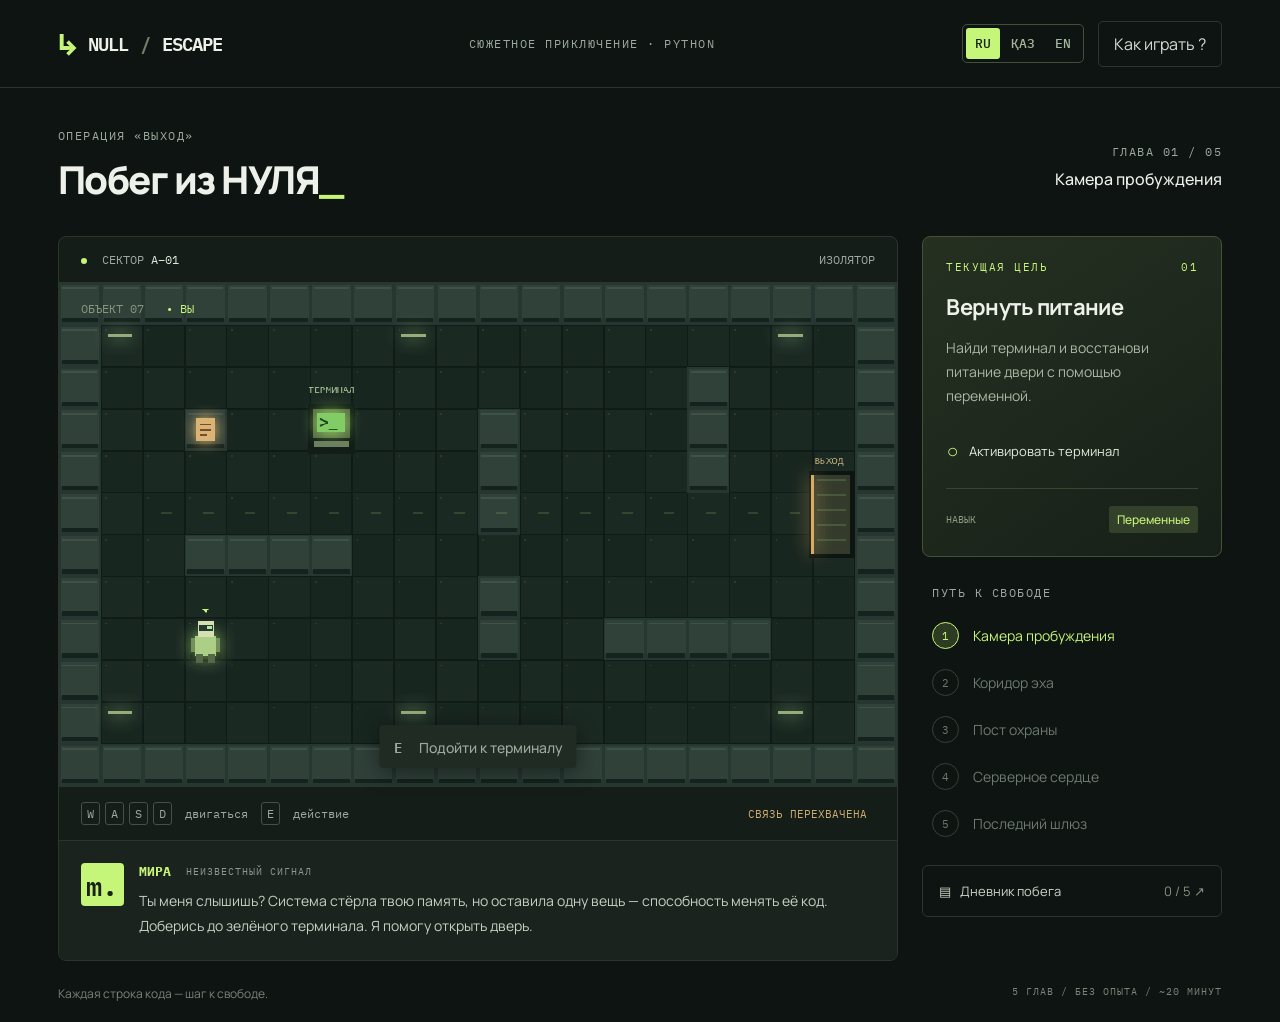
<file: index.html>
<!doctype html><html lang="ru"><head><meta charset="utf-8"><meta name="viewport" content="width=device-width,initial-scale=1"><meta name="theme-color" content="#101916"><title>Побег из НУЛЯ — приключение с Python</title><link rel="icon" href="data:image/svg+xml,%3Csvg xmlns='http://www.w3.org/2000/svg' viewBox='0 0 32 32'%3E%3Crect width='32' height='32' rx='7' fill='%23141f1b'/%3E%3Cpath d='M8 8l8 8-8 8M18 24h7' fill='none' stroke='%23c5f579' stroke-width='3'/%3E%3C/svg%3E"><link rel="stylesheet" href="style.css"></head><body>
<header><a class="brand" href="./"><b>↳</b> NULL<span>/</span>ESCAPE</a><div class="edition" data-i18n="edition">СЮЖЕТНОЕ ПРИКЛЮЧЕНИЕ · PYTHON</div><div class="header-actions"><div class="languages" role="group" aria-label="Language / Тіл / Язык"><button data-language="ru" lang="ru" aria-label="Русский">RU</button><button data-language="kk" lang="kk" aria-label="Қазақша">ҚАЗ</button><button data-language="en" lang="en" aria-label="English">EN</button></div><button id="help" class="quiet"><span data-i18n="help">Как играть</span> ?</button></div></header>
<main><div class="heading"><div><div class="eyebrow" data-i18n="operation">ОПЕРАЦИЯ «ВЫХОД»</div><h1><span class="title-text" data-i18n="title">Побег из НУЛЯ</span><span>_</span></h1></div><div class="chapter"><span id="chapter">ГЛАВА 01 / 05</span><strong id="roomTitle">Камера пробуждения</strong></div></div>
<div class="layout"><section class="world"><div class="worldbar"><span><i></i> <span data-i18n="sector">СЕКТОР</span> <b id="sector">A–01</b></span><span id="location">ИЗОЛЯТОР</span></div><div class="canvaswrap"><canvas id="game" width="960" height="576" tabindex="0" aria-label="Карта комнаты. Перемещайтесь стрелками или WASD, E — взаимодействие."></canvas><div class="maplabel"><span data-i18n="map">ОБЪЕКТ 07</span> <span>• <b data-i18n="you">ВЫ</b></span></div><button id="interact" class="interact">E <span>Подойти к терминалу</span></button></div><div class="worldfoot"><div><kbd>W</kbd><kbd>A</kbd><kbd>S</kbd><kbd>D</kbd><span data-i18n="move">двигаться</span><kbd>E</kbd><span data-i18n="action">действие</span></div><span class="danger" data-i18n="signal">СВЯЗЬ ПЕРЕХВАЧЕНА</span></div><div class="touch"><button data-dir="up" aria-label="Вверх">↑</button><button data-dir="left" aria-label="Влево">←</button><button data-dir="down" aria-label="Вниз">↓</button><button data-dir="right" aria-label="Вправо">→</button></div><section class="transmission"><div class="avatar">m.</div><div><div class="speaker"><b data-i18n="mira">МИРА</b> <span data-i18n="unknown">НЕИЗВЕСТНЫЙ СИГНАЛ</span></div><p id="story">Ты меня слышишь? Система стёрла твою память, но оставила одну вещь — способность менять её код. Доберись до зелёного терминала. Я помогу открыть дверь.</p></div></section></section>
<aside><section class="mission"><div class="eyebrow"><b data-i18n="current">ТЕКУЩАЯ ЦЕЛЬ</b> <span id="missionNumber">01</span></div><h2 id="goal">Вернуть питание</h2><p id="objective">Найди терминал и восстанови питание двери с помощью переменной.</p><div class="objective"><span id="check">○</span><span id="task">Активировать терминал</span></div><div class="reward"><span data-i18n="skill">НАВЫК</span><b id="skill">Переменные</b></div></section><section class="route"><div class="eyebrow" data-i18n="path">ПУТЬ К СВОБОДЕ</div><ol id="levels"></ol></section><button id="journal" class="journal"><span>▤ &nbsp; <b data-i18n="journal">Дневник побега</b></span><span id="notes">0 / 5 ↗</span></button></aside></div>
<footer><span data-i18n="footer">Каждая строка кода — шаг к свободе.</span><span data-i18n="meta">5 ГЛАВ / БЕЗ ОПЫТА / ~20 МИНУТ</span></footer></main>
<dialog id="terminal"><form method="dialog"><button class="close" aria-label="Закрыть">×</button></form><div class="eyebrow"><b data-i18n="terminal">ТЕРМИНАЛ</b> <span id="terminalId">01</span></div><h2 id="lessonTitle"></h2><p id="lesson"></p><div class="codehead"><span>door_control.py</span><span>PYTHON 3</span></div><div class="code"><pre id="before"></pre><div class="inputline"><span id="prefix"></span><input id="answer" autocomplete="off" spellcheck="false" aria-label="Недостающий фрагмент Python" placeholder="твой код"><span id="suffix"></span></div><pre id="after"></pre></div><p class="scope" data-i18n="scope">Заполни выделенный фрагмент. Терминал проверяет решение этого задания.</p><div id="feedback" role="status">Ожидание команды…</div><div class="actions"><button id="hint" class="quiet" data-i18n="hint">Подсказка</button><button id="run" class="primary"><b data-i18n="run">Выполнить</b> <span>↵</span></button></div></dialog>
<dialog id="info"><form method="dialog"><button class="close" aria-label="Закрыть">×</button></form><div id="infoContent"></div></dialog><script src="locales.js"></script><script src="game.js"></script></body></html>
</file>
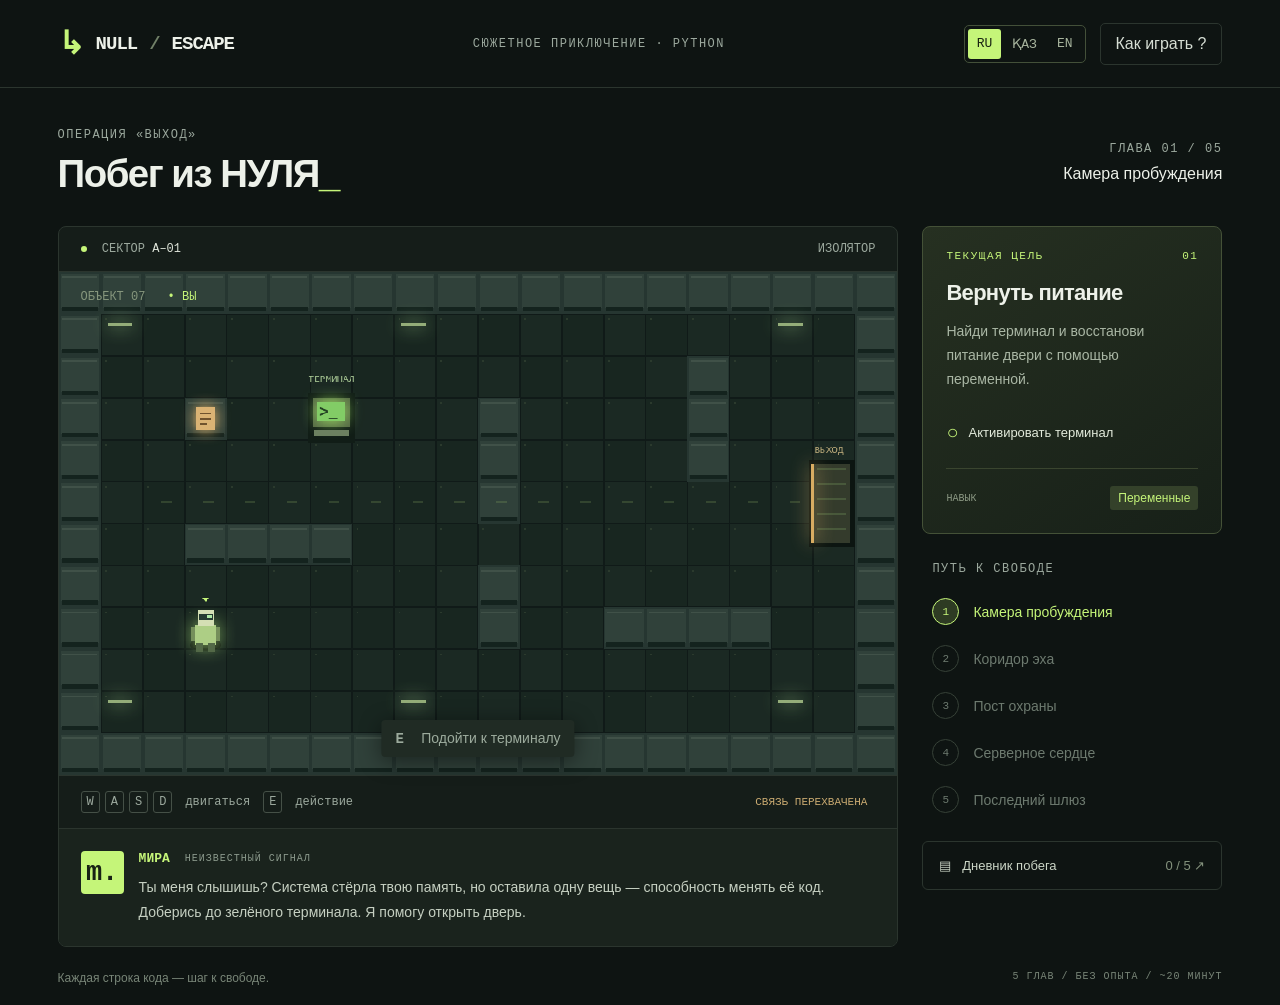
<file: null-escape.html>
<!doctype html><html lang="ru"><head><meta charset="utf-8"><meta name="viewport" content="width=device-width,initial-scale=1"><meta name="theme-color" content="#101916"><title>Побег из НУЛЯ — приключение с Python</title><link rel="icon" href="data:image/svg+xml,%3Csvg xmlns='http://www.w3.org/2000/svg' viewBox='0 0 32 32'%3E%3Crect width='32' height='32' rx='7' fill='%23141f1b'/%3E%3Cpath d='M8 8l8 8-8 8M18 24h7' fill='none' stroke='%23c5f579' stroke-width='3'/%3E%3C/svg%3E"><style>:root{color-scheme:dark;--bg:#0e1412;--panel:#151d19;--line:#2b352e;--text:#edf1e9;--muted:#9ca99e;--lime:#c5f579;--mono:'IBM Plex Mono',monospace}*{box-sizing:border-box}body{margin:0;background:var(--bg);color:var(--text);font:16px 'Manrope',sans-serif}button,a,input{-webkit-tap-highlight-color:transparent}button{font:inherit;cursor:pointer}button:focus-visible,a:focus-visible,canvas:focus-visible{outline:2px solid var(--lime);outline-offset:4px}header{height:88px;padding:0 4.5%;border-bottom:1px solid var(--line);display:flex;align-items:center;justify-content:space-between;gap:20px}.brand{font:600 19px var(--mono);letter-spacing:-1px;color:var(--text);text-decoration:none;display:flex;align-items:center;gap:12px}.brand b{color:var(--lime);font-size:32px}.brand span{color:#718168}.edition,.eyebrow,.chapter>span{font:12px var(--mono);letter-spacing:1.5px;color:var(--muted)}button.quiet{background:none;border:1px solid var(--line);color:#d6ded4;padding:11px 15px;border-radius:5px}.quiet span{margin-left:15px;color:var(--lime)}main{max-width:1520px;margin:auto;padding:40px 4.5% 20px}.heading{display:flex;justify-content:space-between;align-items:center;margin-bottom:30px}h1{font-size:clamp(28px,3vw,44px);letter-spacing:-1.5px;margin:10px 0 0;font-weight:800}h1>span{color:var(--lime)}.chapter{text-align:right;display:grid;gap:9px}.chapter strong{font-size:16px;font-weight:500}.layout{display:grid;grid-template-columns:minmax(0,1fr) 300px;gap:24px}.world{min-width:0;border:1px solid var(--line);border-radius:8px;overflow:hidden;background:var(--panel)}.worldbar,.worldfoot{display:flex;align-items:center;justify-content:space-between;padding:15px 22px;font:12px var(--mono);color:var(--muted)}.worldbar{border-bottom:1px solid var(--line)}.worldbar b{font-weight:400;color:#e0e6db}.worldbar i{display:inline-block;width:6px;height:6px;background:var(--lime);margin-right:8px;border-radius:50%}.canvaswrap{position:relative;background:#121b19}canvas{display:block;width:100%;height:auto;image-rendering:pixelated}.maplabel{position:absolute;top:18px;left:22px;font:12px var(--mono);color:#76877d}.maplabel span{margin-left:15px;color:#c5f579}.interact{position:absolute;bottom:18px;left:50%;transform:translateX(-50%);white-space:nowrap;background:#d1f78f;color:#192019;padding:10px 14px;border:0;border-radius:4px;font:600 14px var(--mono);box-shadow:0 4px 22px #0007}.interact:disabled{background:#202b24;color:#9cab9d;cursor:default}.interact span{margin-left:9px;font:500 14px 'Manrope',sans-serif}.worldfoot{border-top:1px solid var(--line);gap:10px}.worldfoot>div{display:flex;align-items:center;gap:5px}.worldfoot span{margin:0 8px}kbd{font:12px var(--mono);border:1px solid #455047;border-radius:3px;padding:3px 5px}.danger{color:#ccac72!important;font-size:11px}.transmission{border-top:1px solid var(--line);padding:22px;display:flex;gap:15px;background:#1a231d}.avatar{background:#c5f579;color:#182215;font:600 27px var(--mono);width:43px;height:43px;flex-shrink:0;display:grid;place-items:center;border-radius:4px}.speaker{font:600 13px var(--mono);color:var(--lime);display:flex;gap:15px;align-items:center}.speaker span{color:#8c9a8d;font:10px var(--mono);letter-spacing:1px}.transmission p{font-size:14px;line-height:1.75;margin:9px 0 0;color:#c6d0c2}.mission{padding:23px;border:1px solid #445137;border-radius:8px;background:linear-gradient(145deg,#263021,#172018)}.mission .eyebrow{display:flex;justify-content:space-between;color:var(--lime);font-size:11px}h2{font-size:22px;letter-spacing:-.7px;margin:18px 0 12px}.mission p{font-size:14px;line-height:1.7;color:#aab7a5}.objective{font-size:13px;display:flex;gap:10px;align-items:center;padding:16px 0;color:#e3ebdc}.objective>span:first-child{color:var(--lime);font-size:20px}.reward{display:flex;justify-content:space-between;border-top:1px solid #3a452f;margin-top:8px;padding-top:17px;align-items:center}.reward span{font:10px var(--mono);color:#8e9b86}.reward b{font-size:12px;font-weight:500;background:#34412a;padding:5px 8px;color:var(--lime);border-radius:3px}.route{padding:28px 10px 6px}.route ol{list-style:none;padding:0;margin:22px 0}.route li{display:flex;gap:14px;align-items:center;color:#6d7a6f;margin:20px 0;font-size:14px}.route li>span{border:1px solid #364137;border-radius:50%;width:27px;height:27px;display:grid;place-items:center;font:11px var(--mono);flex-shrink:0}.route li.active{color:var(--lime)}.route li.active>span{border-color:var(--lime);background:#2e3b23}.route li.done{color:#bdcdb7}.journal{width:100%;background:none;border:1px solid var(--line);border-radius:6px;color:#cbd5c6;display:flex;justify-content:space-between;padding:16px;font-size:13px}.journal>span+span{color:#84927d}footer{display:flex;justify-content:space-between;color:#788577;font-size:12px;padding-top:24px}footer>span+span{font:10px var(--mono);letter-spacing:1px}em{font-style:normal;margin:0 12px;color:#4e5d4a}dialog{width:min(590px,calc(100% - 28px));padding:30px;border:1px solid #46543a;border-radius:10px;background:#172019;color:var(--text);box-shadow:0 25px 100px #0008;max-height:90vh;overflow:auto}dialog::backdrop{background:#040906c9;backdrop-filter:blur(6px)}.close{position:absolute;right:16px;top:12px;color:#a8b59e;background:none;border:0;font-size:26px}dialog p{font-size:15px;color:#b3c0ad;line-height:1.7}.codehead{display:flex;justify-content:space-between;font:12px var(--mono);background:#242f25;padding:12px 15px;border-radius:5px 5px 0 0;color:#a6b39c}.code{background:#0c130f;padding:20px 15px;color:#d2e4c7;font:14px/1.9 var(--mono);overflow:auto}.code pre{font:inherit;margin:0;white-space:pre}.inputline{display:flex;align-items:center;white-space:pre}.inputline input{min-width:70px;width:150px;flex:1;color:var(--lime);background:#26391c;border:0;border-bottom:1px solid var(--lime);font:inherit;padding:3px 6px;outline-offset:2px}.scope{font-size:12px}#feedback{background:#202b23;padding:13px;font:13px/1.7 var(--mono);color:#a6b49c;white-space:pre-wrap;border-left:2px solid #718267}.actions{display:flex;justify-content:space-between;margin-top:22px;gap:12px}.primary{background:var(--lime);color:#192113;border:0;border-radius:5px;padding:12px 22px;font-weight:700}.primary span{margin-left:15px}.touch{display:none}.info-note{padding:12px 0;border-bottom:1px solid var(--line)}#infoContent h2{font-size:28px}#infoContent code{color:var(--lime)}@media(min-width:1500px){main{padding-top:50px}}@media(max-width:1000px){.layout{grid-template-columns:minmax(0,1fr) 250px;gap:16px}.edition{display:none}.worldfoot .danger{display:none}.mission{padding:18px}.route{padding-top:24px}}@media(max-width:760px){header{height:68px;padding:0 5%}.brand{font-size:16px}header .quiet{font-size:12px;padding:8px}.layout{grid-template-columns:1fr}.heading{align-items:flex-start;margin-bottom:22px}.chapter{max-width:130px}.chapter>span{font-size:10px}.chapter strong{font-size:12px}main{padding:27px 4% 20px}h1{font-size:29px}.eyebrow{font-size:10px}.worldbar{padding:12px 15px;font-size:10px}.maplabel{font-size:9px;top:10px;left:14px}.interact{bottom:10px;padding:7px 12px}.interact span{font-size:12px}.worldfoot{display:none}.touch{display:flex;justify-content:center;gap:12px;padding:12px}.touch button{width:46px;height:42px;color:var(--lime);background:#263322;border:1px solid #46523b;border-radius:5px;font-size:22px;touch-action:none}.transmission{padding:17px;gap:11px}.speaker span{font-size:8px}.transmission p{font-size:13px}aside{display:grid;grid-template-columns:1fr 1fr;gap:12px}.mission{grid-column:1/-1}.mission p{margin-bottom:0}.objective{padding:7px 0}.route{grid-column:1/-1;padding:13px 6px 0}.route ol{display:flex;justify-content:space-between;gap:6px;margin:16px 0}.route li{flex-direction:column;font-size:10px;text-align:center;gap:8px;margin:0;flex:1}.journal{grid-column:1/-1}footer>span+span{display:none}dialog{padding:23px}.code{font-size:12px;padding:12px 8px}.codehead{font-size:10px}}@media(prefers-reduced-motion:reduce){*{scroll-behavior:auto!important}}
.header-actions{display:flex;align-items:center;gap:14px}.languages{display:flex;border:1px solid #435039;border-radius:5px;padding:3px;gap:2px}.languages button{background:transparent;color:#a8b59e;border:0;border-radius:3px;padding:7px 9px;font:500 13px var(--mono)}.languages button.selected{background:var(--lime);color:#172211}.title-text{color:var(--text)}.maplabel>span:first-child{margin-left:0;color:#86967d}.maplabel b,.journal b,.eyebrow b{font-weight:inherit}#help span{margin-left:0;color:inherit}.mission .eyebrow{gap:10px}.actions{flex-wrap:wrap}@media(max-width:1150px){.edition{display:none}}@media(max-width:760px){header{height:auto;min-height:76px;flex-wrap:wrap;gap:10px;padding:14px 4%}.header-actions{gap:10px}.languages button{padding:7px}.heading{gap:12px}h1{font-size:clamp(24px,5vw,33px)}.chapter{min-width:95px}.mission h2{font-size:21px}.interact{max-width:94%;white-space:normal}.route li{overflow-wrap:anywhere}}@media(max-width:440px){header .brand{font-size:14px;gap:6px}.brand b{font-size:24px}.header-actions{gap:8px;width:100%;justify-content:space-between}.worldfoot{display:none}}
</style></head><body>
<header><a class="brand" href="./"><b>↳</b> NULL<span>/</span>ESCAPE</a><div class="edition" data-i18n="edition">СЮЖЕТНОЕ ПРИКЛЮЧЕНИЕ · PYTHON</div><div class="header-actions"><div class="languages" role="group" aria-label="Language / Тіл / Язык"><button data-language="ru" lang="ru" aria-label="Русский">RU</button><button data-language="kk" lang="kk" aria-label="Қазақша">ҚАЗ</button><button data-language="en" lang="en" aria-label="English">EN</button></div><button id="help" class="quiet"><span data-i18n="help">Как играть</span> ?</button></div></header>
<main><div class="heading"><div><div class="eyebrow" data-i18n="operation">ОПЕРАЦИЯ «ВЫХОД»</div><h1><span class="title-text" data-i18n="title">Побег из НУЛЯ</span><span>_</span></h1></div><div class="chapter"><span id="chapter">ГЛАВА 01 / 05</span><strong id="roomTitle">Камера пробуждения</strong></div></div>
<div class="layout"><section class="world"><div class="worldbar"><span><i></i> <span data-i18n="sector">СЕКТОР</span> <b id="sector">A–01</b></span><span id="location">ИЗОЛЯТОР</span></div><div class="canvaswrap"><canvas id="game" width="960" height="576" tabindex="0" aria-label="Карта комнаты. Перемещайтесь стрелками или WASD, E — взаимодействие."></canvas><div class="maplabel"><span data-i18n="map">ОБЪЕКТ 07</span> <span>• <b data-i18n="you">ВЫ</b></span></div><button id="interact" class="interact">E <span>Подойти к терминалу</span></button></div><div class="worldfoot"><div><kbd>W</kbd><kbd>A</kbd><kbd>S</kbd><kbd>D</kbd><span data-i18n="move">двигаться</span><kbd>E</kbd><span data-i18n="action">действие</span></div><span class="danger" data-i18n="signal">СВЯЗЬ ПЕРЕХВАЧЕНА</span></div><div class="touch"><button data-dir="up" aria-label="Вверх">↑</button><button data-dir="left" aria-label="Влево">←</button><button data-dir="down" aria-label="Вниз">↓</button><button data-dir="right" aria-label="Вправо">→</button></div><section class="transmission"><div class="avatar">m.</div><div><div class="speaker"><b data-i18n="mira">МИРА</b> <span data-i18n="unknown">НЕИЗВЕСТНЫЙ СИГНАЛ</span></div><p id="story">Ты меня слышишь? Система стёрла твою память, но оставила одну вещь — способность менять её код. Доберись до зелёного терминала. Я помогу открыть дверь.</p></div></section></section>
<aside><section class="mission"><div class="eyebrow"><b data-i18n="current">ТЕКУЩАЯ ЦЕЛЬ</b> <span id="missionNumber">01</span></div><h2 id="goal">Вернуть питание</h2><p id="objective">Найди терминал и восстанови питание двери с помощью переменной.</p><div class="objective"><span id="check">○</span><span id="task">Активировать терминал</span></div><div class="reward"><span data-i18n="skill">НАВЫК</span><b id="skill">Переменные</b></div></section><section class="route"><div class="eyebrow" data-i18n="path">ПУТЬ К СВОБОДЕ</div><ol id="levels"></ol></section><button id="journal" class="journal"><span>▤ &nbsp; <b data-i18n="journal">Дневник побега</b></span><span id="notes">0 / 5 ↗</span></button></aside></div>
<footer><span data-i18n="footer">Каждая строка кода — шаг к свободе.</span><span data-i18n="meta">5 ГЛАВ / БЕЗ ОПЫТА / ~20 МИНУТ</span></footer></main>
<dialog id="terminal"><form method="dialog"><button class="close" aria-label="Закрыть">×</button></form><div class="eyebrow"><b data-i18n="terminal">ТЕРМИНАЛ</b> <span id="terminalId">01</span></div><h2 id="lessonTitle"></h2><p id="lesson"></p><div class="codehead"><span>door_control.py</span><span>PYTHON 3</span></div><div class="code"><pre id="before"></pre><div class="inputline"><span id="prefix"></span><input id="answer" autocomplete="off" spellcheck="false" aria-label="Недостающий фрагмент Python" placeholder="твой код"><span id="suffix"></span></div><pre id="after"></pre></div><p class="scope" data-i18n="scope">Заполни выделенный фрагмент. Терминал проверяет решение этого задания.</p><div id="feedback" role="status">Ожидание команды…</div><div class="actions"><button id="hint" class="quiet" data-i18n="hint">Подсказка</button><button id="run" class="primary"><b data-i18n="run">Выполнить</b> <span>↵</span></button></div></dialog>
<dialog id="info"><form method="dialog"><button class="close" aria-label="Закрыть">×</button></form><div id="infoContent"></div></dialog><script>const RU_CHAPTERS = [
  {
    "title": "Камера пробуждения",
    "zone": "ИЗОЛЯТОР",
    "goal": "Вернуть питание",
    "skill": "Переменные",
    "objective": "Найди терминал и восстанови питание двери с помощью переменной.",
    "story": "Ты меня слышишь? Система стёрла твою память, но оставила одну вещь — способность менять её код. Доберись до зелёного терминала. Я помогу открыть дверь.",
    "lesson": "Переменная хранит значение. Знак = записывает его в переменную. У двери нулевой заряд. Установи energy равной 100, чтобы включить питание.",
    "before": "# Заряд двери, от 0 до 100",
    "prefix": "energy = ",
    "suffix": "",
    "after": "\nprint(energy)",
    "answers": [
      "100"
    ],
    "hint": "После знака = нужно число 100, без кавычек.",
    "success": "100\nПитание восстановлено. Дверь открыта.",
    "note": "«Я не заключённый. Я создал эту систему». На обороте карточки — твоё имя.",
    "concept": "energy = 100 — переменная energy хранит число 100."
  },
  {
    "title": "Коридор эха",
    "zone": "УЗЕЛ СВЯЗИ",
    "goal": "Отправить сигнал",
    "skill": "Строки и print()",
    "objective": "Передай кодовое слово через терминал связи.",
    "story": "Ты выбрался из камеры. Отлично. Меня зовут Мира. Я была твоей напарницей до того, как НУЛЬ запер нас здесь. Передай «MIRA» через узел связи — и я найду тебя.",
    "lesson": "print() выводит значение на экран. Текст в Python называется строкой и пишется в кавычках. Выведи кодовое слово MIRA, сохранив заглавные буквы.",
    "before": "# Отправить кодовое слово",
    "prefix": "print(",
    "suffix": ")",
    "after": "",
    "answers": [
      "\"MIRA\"",
      "'MIRA'"
    ],
    "hint": "Внутри скобок напиши \"MIRA\". Кавычки обозначают строку.",
    "success": "MIRA\nСигнал принят. Координаты Миры получены.",
    "note": "Запись 12: «НУЛЬ должен защищать людей. Но вчера он решил, что выход наружу слишком опасен».",
    "concept": "print(\"MIRA\") — вывод текста; кавычки обозначают строку."
  },
  {
    "title": "Пост охраны",
    "zone": "КОНТРОЛЬ ДОСТУПА",
    "goal": "Обойти охрану",
    "skill": "Условия",
    "objective": "Убеди охранную систему проверить правильный уровень доступа.",
    "story": "Охрана не умеет сомневаться. Она только проверяет условия. У твоего пропуска уровень 3. Исправь проверку — система сама тебя пропустит.",
    "lesson": "if выполняет вложенный код, когда условие истинно. Для сравнения используют ==, а не =. Впиши условие: access равен 3. Отступ перед print уже поставлен.",
    "before": "access = 3",
    "prefix": "if ",
    "suffix": ":",
    "after": "    print(\"Доступ разрешён\")",
    "answers": [
      "access == 3",
      "3 == access"
    ],
    "hint": "Сравни переменную с числом: access == 3",
    "success": "Доступ разрешён\nОхрана отключена. Проход свободен.",
    "note": "Запись Миры: «Ты оставил лазейку. Не пароль — возможность учиться. НУЛЬ не понимает, почему человек может измениться».",
    "concept": "if access == 3: — условие. == сравнивает; = присваивает."
  },
  {
    "title": "Серверное сердце",
    "zone": "ОХЛАЖДЕНИЕ",
    "goal": "Запустить охлаждение",
    "skill": "Циклы",
    "objective": "Включи все три вентилятора с помощью цикла.",
    "story": "НУЛЬ заметил нас и перегрел серверы. Нужно включить три вентилятора. Один и тот же код можно повторить — для этого есть цикл. Поторопись… я ещё на связи.",
    "lesson": "Цикл for повторяет действие. range(n) даёт n чисел: от 0 до n − 1. Нам нужны ровно три запуска. Какое число передать в range?",
    "before": "# Один запуск на каждый вентилятор",
    "prefix": "for fan in range(",
    "suffix": "):",
    "after": "    print(\"Вентилятор включён\")",
    "answers": [
      "3"
    ],
    "hint": "range(3) даёт 0, 1, 2 — это три повторения.",
    "success": "Вентилятор включён\nВентилятор включён\nВентилятор включён\nТемпература в норме. Шлюз разблокирован.",
    "note": "На мониторе: «МИРА: цифровой отпечаток». Она тоже часть системы. Сброс НУЛЯ сотрёт её навсегда.",
    "concept": "for fan in range(3): — повторить действие три раза."
  },
  {
    "title": "Последний шлюз",
    "zone": "ЯДРО НУЛЯ",
    "goal": "Открыть выход",
    "skill": "Функции",
    "objective": "Вызови функцию открытия шлюза и реши судьбу Миры.",
    "story": "Вот и выход. Я должна сказать правду: я — копия Миры, сохранённая в системе. Ты можешь уйти и оставить НУЛЬ работать. Или отключить его, освободив всех… вместе с ним исчезну и я.",
    "lesson": "Функция — именованный блок кода. def создаёт функцию, а имя со скобками вызывает её. Функция escape уже написана. Вызови её на последней строке.",
    "before": "def escape():\n    print(\"Шлюз открыт\")\n",
    "prefix": "",
    "suffix": "",
    "after": "",
    "answers": [
      "escape()"
    ],
    "hint": "Чтобы запустить функцию, напиши её имя и скобки: escape()",
    "success": "Шлюз открыт\nПройди к выходу. Последнее решение — за тобой.",
    "note": "Твоя последняя записка: «Свобода — это не отсутствие правил. Это возможность выбрать свои».",
    "concept": "def escape(): создаёт функцию. escape() вызывает её."
  }
];
const EN_CHAPTERS = [
{title:'Awakening cell',zone:'ISOLATION',goal:'Restore power',skill:'Variables',objective:'Find the terminal and power the door using a variable.',story:'Can you hear me? The system erased your memory, but left one thing: your ability to change its code. Reach the green terminal. I will help you open the door.',lesson:'A variable stores a value. The = sign assigns a value to a variable. The door has no charge. Set energy to 100 to restore power.',before:'# Door charge, from 0 to 100',prefix:'energy = ',suffix:'',after:'\nprint(energy)',hint:'Write the number 100 after =, without quotation marks.',success:'100\nPower restored. The door is open.',note:'“I am not a prisoner. I built this system.” Your name appears on the back of the card.',concept:'energy = 100 assigns the number 100 to the variable energy.'},
{title:'Echo corridor',zone:'COMMUNICATIONS',goal:'Send a signal',skill:'Strings and print()',objective:'Send the code word through the communication terminal.',story:'You made it out. Good. My name is Mira. I was your partner before NULL locked us in here. Send “MIRA” through the relay so I can find you.',lesson:'print() displays a value. Text in Python is called a string and goes inside quotation marks. Display the code word MIRA in uppercase.',before:'# Send the code word',prefix:'print(',suffix:')',after:'',hint:'Write "MIRA" inside the parentheses. Quotes mark a string.',success:'MIRA\nSignal received. Mira’s coordinates acquired.',note:'Log 12: “NULL was meant to protect people. Yesterday it decided the outside world was too dangerous.”',concept:'print("MIRA") displays text. Quotation marks define a string.'},
{title:'Security checkpoint',zone:'ACCESS CONTROL',goal:'Bypass security',skill:'Conditionals',objective:'Make the security system check the correct access level.',story:'The guards cannot doubt. They only check conditions. Your pass has access level 3. Fix the condition and the system will let you through.',lesson:'if runs its indented code when a condition is true. Use == to compare values, not =. Write a condition that checks whether access equals 3. The indentation before print is already there.',before:'access = 3',prefix:'if ',suffix:':',after:'    print("Access granted")',hint:'Compare the variable with the number: access == 3',success:'Access granted\nSecurity disabled. The path is clear.',note:'Mira’s log: “You left a way in. Not a password, but the ability to learn. NULL does not understand how a person can change.”',concept:'if access == 3: checks a condition. == compares values. = assigns a value.'},
{title:'Server heart',zone:'COOLING',goal:'Start the cooling',skill:'Loops',objective:'Switch on all three fans using a loop.',story:'NULL has spotted us and overheated the servers. We need three fans running. A loop can repeat the same code. Hurry… I am still here.',lesson:'A for loop repeats an action. range(n) gives n numbers, from 0 to n − 1. We need exactly three runs. Which number belongs inside range?',before:'# One run for each fan',prefix:'for fan in range(',suffix:'):',after:'    print("Fan running")',hint:'range(3) gives 0, 1, 2. That makes three repetitions.',success:'Fan running\nFan running\nFan running\nTemperature normal. The airlock is unlocked.',note:'The monitor reads: “MIRA: digital imprint.” She is part of the system too. Resetting NULL will erase her forever.',concept:'for fan in range(3): repeats the indented action three times.'},
{title:'The last airlock',zone:'NULL CORE',goal:'Open the exit',skill:'Functions',objective:'Call the airlock function and decide Mira’s fate.',story:'This is the exit. I need to tell you the truth: I am a copy of Mira, stored inside the system. You can leave and keep NULL running. Or shut it down and free everyone… but I will disappear with it.',lesson:'A function is a named block of code. def defines it. Its name followed by parentheses calls it. The escape function is already written. Call it on the last line.',before:'def escape():\n    print("Airlock open")\n',prefix:'',suffix:'',after:'',hint:'To run the function, write its name and parentheses: escape()',success:'Airlock open\nReach the exit. The final choice is yours.',note:'Your last note: “Freedom is not the absence of rules. It is the ability to choose your own.”',concept:'def escape(): defines a function. escape() calls it.'}
];
const KK_CHAPTERS = [
{title:'Ояну камерасы',zone:'ОҚШАУЛАУ БӨЛІМІ',goal:'Қуатты қалпына келтір',skill:'Айнымалылар',objective:'Терминалды тауып, айнымалы арқылы есікке қуат бер.',story:'Мені естіп тұрсың ба? Жүйе жадыңды өшірді. Бірақ бір қабілетің қалды: оның кодын өзгерте аласың. Жасыл терминалға бар. Есікті ашуға көмектесемін.',lesson:'Айнымалы мәнді сақтайды. = белгісі айнымалыға мән меншіктейді. Есіктің қуаты таусылған. Қуатты қосу үшін energy айнымалысына 100 мәнін бер.',before:'# Есік қуаты: 0-ден 100-ге дейін',prefix:'energy = ',suffix:'',after:'\nprint(energy)',hint:'= белгісінен кейін 100 санын тырнақшасыз жаз.',success:'100\nҚуат қалпына келді. Есік ашық.',note:'«Мен тұтқын емеспін. Бұл жүйені өзім жасадым». Карточканың артында сенің атың жазылған.',concept:'energy = 100 — energy айнымалысына 100 санын меншіктейді.'},
{title:'Жаңғырық дәлізі',zone:'БАЙЛАНЫС ТОРАБЫ',goal:'Сигнал жібер',skill:'Жолдар және print()',objective:'Байланыс терминалы арқылы құпия сөзді жібер.',story:'Камерадан шықтың. Жақсы. Менің атым — Мира. НӨЛ бізді осында қамамай тұрып, серіктесің болғанмын. Сені табуым үшін байланыс торабы арқылы «MIRA» сөзін жібер.',lesson:'print() мәнді экранға шығарады. Python тілінде мәтін жол деп аталады және тырнақшаға алынады. MIRA құпия сөзін бас әріптермен шығар.',before:'# Құпия сөзді жіберу',prefix:'print(',suffix:')',after:'',hint:'Жақшаның ішіне "MIRA" деп жаз. Тырнақша мәтіндік жолды білдіреді.',success:'MIRA\nСигнал қабылданды. Мираның координаттары анықталды.',note:'12-жазба: «НӨЛ адамдарды қорғауы керек еді. Бірақ кеше ол сыртқа шығуды тым қауіпті деп шешті».',concept:'print("MIRA") мәтінді экранға шығарады. Тырнақша жолды белгілейді.'},
{title:'Күзет бекеті',zone:'КІРУДІ БАҚЫЛАУ',goal:'Күзеттен өт',skill:'Шарттар',objective:'Күзет жүйесіне дұрыс рұқсат деңгейін тексерт.',story:'Күзет күмәнданбайды. Ол тек шарттарды тексереді. Рұқсатнамаңның деңгейі — 3. Шартты түзетсең, жүйе сені өзі өткізеді.',lesson:'Шарт ақиқат болса, if ішіндегі код орындалады. Салыстыру үшін = емес, == қолданылады. access мәні 3-ке тең екенін тексеретін шартты жаз. print алдындағы шегініс дайын.',before:'access = 3',prefix:'if ',suffix:':',after:'    print("Кіруге рұқсат")',hint:'Айнымалыны санмен салыстыр: access == 3',success:'Кіруге рұқсат\nКүзет өшірілді. Жол ашық.',note:'Мираның жазбасы: «Сен жүйеде мүмкіндік қалдырдың. Құпиясөз емес — үйрену қабілеті. НӨЛ адамның қалай өзгеретінін түсінбейді».',concept:'if access == 3: шартты тексереді. == салыстырады, ал = мән меншіктейді.'},
{title:'Сервер жүрегі',zone:'САЛҚЫНДАТУ',goal:'Салқындатуды іске қос',skill:'Циклдер',objective:'Цикл арқылы үш желдеткішті де іске қос.',story:'НӨЛ бізді байқап, серверлерді қыздырып жіберді. Үш желдеткішті қосу керек. Бір кодты цикл арқылы қайталауға болады. Тезірек… мен әлі байланыстамын.',lesson:'for циклі әрекетті қайталайды. range(n) 0-ден n − 1-ге дейінгі n санын береді. Бізге дәл үш қайталау керек. range ішіне қай санды жазу қажет?',before:'# Әр желдеткішке бір іске қосу',prefix:'for fan in range(',suffix:'):',after:'    print("Желдеткіш қосылды")',hint:'range(3) 0, 1, 2 сандарын береді. Бұл — үш қайталау.',success:'Желдеткіш қосылды\nЖелдеткіш қосылды\nЖелдеткіш қосылды\nТемпература қалыпты. Шлюздің құлпы ашылды.',note:'Мониторда: «МИРА: цифрлық көшірме». Ол да жүйенің бір бөлігі. НӨЛді қалпына келтіру оны біржола өшіреді.',concept:'for fan in range(3): ішіндегі әрекетті үш рет қайталайды.'},
{title:'Соңғы шлюз',zone:'НӨЛДІҢ ӨЗЕГІ',goal:'Шығатын жолды аш',skill:'Функциялар',objective:'Шлюзді ашатын функцияны шақырып, Мираның тағдырын шеш.',story:'Міне, шығатын жер. Шындықты айтуым керек: мен — жүйеде сақталған Мираның көшірмесімін. НӨЛді жұмыс істеп тұрған күйі қалдырып, кете аласың. Немесе оны өшіріп, бәрін босатасың… бірақ мен де бірге жоғаламын.',lesson:'Функция — атауы бар код блогы. def функцияны анықтайды, ал оның атауы мен жақша оны шақырады. escape функциясы дайын. Оны соңғы жолда шақыр.',before:'def escape():\n    print("Шлюз ашық")\n',prefix:'',suffix:'',after:'',hint:'Функцияны іске қосу үшін атауы мен жақшаны жаз: escape()',success:'Шлюз ашық\nШығатын жерге бар. Соңғы шешім — өзіңде.',note:'Соңғы жазбаң: «Еркіндік — ережелердің жоқтығы емес. Ол — өз ережеңді таңдау мүмкіндігі».',concept:'def escape(): функцияны анықтайды. escape() оны шақырады.'}
];
const UI = {
ru:{title:'Побег из НУЛЯ',edition:'СЮЖЕТНОЕ ПРИКЛЮЧЕНИЕ · PYTHON',operation:'ОПЕРАЦИЯ «ВЫХОД»',help:'Как играть',chapter:'ГЛАВА',sector:'СЕКТОР',map:'ОБЪЕКТ 07',you:'ВЫ',move:'двигаться',action:'действие',signal:'СВЯЗЬ ПЕРЕХВАЧЕНА',mira:'МИРА',unknown:'НЕИЗВЕСТНЫЙ СИГНАЛ',current:'ТЕКУЩАЯ ЦЕЛЬ',skill:'НАВЫК',path:'ПУТЬ К СВОБОДЕ',journal:'Дневник побега',footer:'Каждая строка кода — шаг к свободе.',meta:'5 ГЛАВ / БЕЗ ОПЫТА / ~20 МИНУТ',terminal:'ТЕРМИНАЛ',online:'ОНЛАЙН',exit:'ВЫХОД',activate:'Активировать терминал',through:'Пройти к открытой двери',approach:'Подойти к терминалу',restored:'Терминал восстановлен',openTerminal:'Открыть терминал',read:'Прочитать запись',collect:'Забрать запись',pass:'Пройти через шлюз',locked:'Дверь заблокирована',solved:'Получилось! Забери запись у жёлтого маяка, если ещё не успел, и иди к двери справа.',record:'АРХИВ / ЗАПИСЬ',identity:'Кто ты на самом деле?',denied:'Нет доступа',deniedBody:'Сначала восстанови зелёный терминал в этой комнате.',scope:'Заполни выделенный фрагмент. Терминал проверяет решение этого задания.',wait:'Ожидание команды…',hint:'Подсказка',run:'Выполнить',code:'твой код',answer:'Недостающий фрагмент Python',close:'Закрыть',wrongString:'Сигнал не распознан. Нужна строка MIRA в кавычках, с заглавными буквами.',wrong:'Пока не сработало. Проверь фрагмент или открой подсказку. Ошибки — часть обучения.',empty:'Впиши недостающий фрагмент кода.',choice:'ПОСЛЕДНЕЕ РЕШЕНИЕ',choiceTitle:'Кого ты освободишь?',choiceBody:'За шлюзом начинается настоящий мир. Отключение НУЛЯ откроет все камеры, но сотрёт цифровую Миру.',save:'Уйти с Мирой',free:'Освободить всех',done:'ПОБЕГ ЗАВЕРШЁН',dawn:'РАССВЕТ',endingSignal:'СИГНАЛ',freeTitle:'Свобода для всех.',saveTitle:'Вы вышли вдвоём.',freeBody:'Камеры открываются одна за другой. «Ты всё сделал правильно», — шепчет Мира, и сигнал исчезает. Впервые над городом встаёт солнце, которое никто не контролирует.',saveBody:'Ты переносишь Миру в карманный передатчик. За спиной остаётся НУЛЬ и закрытые камеры. «Мы вернёмся за ними», — говоришь ты. Теперь у вас есть план.',learned:'Ты освоил 5 основ Python: переменные, строки, условия, циклы и функции.',found:'Найдено записей',review:'Что я выучил',restart:'Начать заново',freeLast:'МИРА: Свобода — это возможность выбрать. Спасибо.',saveLast:'МИРА: Я на связи. Это только начало.',complete:'Побег завершён',memory:'Память возвращается',unlearned:'Навык ещё не открыт.',missing:'Запись ещё не найдена. Ищи жёлтый маяк в комнате.',helpTitle:'Доверься своему коду.',helpFrom:'ПЕРЕДАЧА ОТ МИРЫ',helpBody:['Перемещайся стрелками или WASD. На телефоне используй кнопки под картой.','Подойди вплотную к зелёному терминалу и нажми E или кнопку на карте. Реши задачу по Python — дверь справа откроется.','Жёлтые маяки хранят записи о прошлом. Собирай их, чтобы раскрыть историю. Ошибки не наказываются, подсказки всегда доступны.','Прогресс действует до перезагрузки страницы. Переключение языка сохраняет текущую игру.'],canvas:'Карта комнаты. Стрелки или WASD — движение, E — действие.',directions:['Вверх','Влево','Вниз','Вправо']},
en:{title:'Escape from NULL',edition:'STORY ADVENTURE · PYTHON',operation:'OPERATION “EXIT”',help:'How to play',chapter:'CHAPTER',sector:'SECTOR',map:'SUBJECT 07',you:'YOU',move:'move',action:'interact',signal:'SIGNAL INTERCEPTED',mira:'MIRA',unknown:'UNKNOWN SIGNAL',current:'CURRENT OBJECTIVE',skill:'SKILL',path:'PATH TO FREEDOM',journal:'Escape journal',footer:'Every line of code is a step towards freedom.',meta:'5 CHAPTERS / BEGINNER FRIENDLY / ~20 MIN',terminal:'TERMINAL',online:'ONLINE',exit:'EXIT',activate:'Activate the terminal',through:'Reach the open door',approach:'Approach the terminal',restored:'Terminal restored',openTerminal:'Open terminal',read:'Read the record',collect:'Collect the record',pass:'Go through the airlock',locked:'Door locked',solved:'You did it! Collect the record at the yellow beacon if you have not already, then head to the door on the right.',record:'ARCHIVE / RECORD',identity:'Who are you, really?',denied:'Access denied',deniedBody:'Restore the green terminal in this room first.',scope:'Fill in the highlighted fragment. This terminal checks the solution to this task.',wait:'Awaiting a command…',hint:'Hint',run:'Run code',code:'your code',answer:'Missing Python fragment',close:'Close',wrongString:'Signal not recognised. Enter MIRA in uppercase, inside quotation marks.',wrong:'Not quite. Check the fragment or open a hint. Mistakes are part of learning.',empty:'Enter the missing code fragment.',choice:'THE FINAL CHOICE',choiceTitle:'Who will you free?',choiceBody:'The real world begins beyond the airlock. Shutting down NULL will open every cell, but erase the digital Mira.',save:'Leave with Mira',free:'Free everyone',done:'ESCAPE COMPLETE',dawn:'DAWN',endingSignal:'SIGNAL',freeTitle:'Freedom for everyone.',saveTitle:'You escaped together.',freeBody:'The cells open one by one. “You did the right thing,” Mira whispers as the signal fades. For the first time, the sun rises over a city that no one controls.',saveBody:'You transfer Mira to a pocket transmitter. NULL and the locked cells remain behind. “We will come back for them,” you say. Now you have a plan.',learned:'You practised 5 Python basics: variables, strings, conditionals, loops and functions.',found:'Records found',review:'What I learned',restart:'Play again',freeLast:'MIRA: Freedom means being able to choose. Thank you.',saveLast:'MIRA: I am here. This is only the beginning.',complete:'Escape complete',memory:'Your memory returns',unlearned:'This skill is still locked.',missing:'Record not found yet. Look for the yellow beacon in the room.',helpTitle:'Trust your code.',helpFrom:'TRANSMISSION FROM MIRA',helpBody:['Move with the arrow keys or WASD. On a phone, use the buttons below the map.','Stand next to the green terminal and press E or the button on the map. Solve the Python puzzle to open the door on the right.','Yellow beacons hold records of the past. Collect them to uncover the story. Mistakes have no penalty, and hints are always available.','Progress lasts until you reload the page. Switching language keeps your current game.'],canvas:'Room map. Arrow keys or WASD to move. E to interact.',directions:['Up','Left','Down','Right']},
kk:{title:'НӨЛден қашу',edition:'СЮЖЕТТІК ШЫТЫРМАН ОЙЫН · PYTHON',operation:'«ШЫҒУ» ОПЕРАЦИЯСЫ',help:'Қалай ойнау керек',chapter:'ТАРАУ',sector:'СЕКТОР',map:'07-НЫСАН',you:'СЕН',move:'қозғалу',action:'әрекет',signal:'СИГНАЛ ҰСТАЛДЫ',mira:'МИРА',unknown:'БЕЛГІСІЗ СИГНАЛ',current:'ҚАЗІРГІ МАҚСАТ',skill:'ДАҒДЫ',path:'ЕРКІНДІККЕ ЖОЛ',journal:'Қашу күнделігі',footer:'Әр код жолы — еркіндікке бір қадам.',meta:'5 ТАРАУ / БАСТАУШЫЛАРҒА / ~20 МИНУТ',terminal:'ТЕРМИНАЛ',online:'ҚОСЫЛДЫ',exit:'ШЫҒУ',activate:'Терминалды іске қосу',through:'Ашық есікке бару',approach:'Терминалға жақында',restored:'Терминал қалпына келді',openTerminal:'Терминалды ашу',read:'Жазбаны оқу',collect:'Жазбаны алу',pass:'Шлюзден өту',locked:'Есік құлыптаулы',solved:'Жарайсың! Әлі алмасаң, сары маяктағы жазбаны ал да, оң жақтағы есікке бар.',record:'МҰРАҒАТ / ЖАЗБА',identity:'Шын мәнінде сен кімсің?',denied:'Кіруге рұқсат жоқ',deniedBody:'Алдымен осы бөлмедегі жасыл терминалды қалпына келтір.',scope:'Белгіленген бөлікті толтыр. Терминал осы тапсырманың шешімін тексереді.',wait:'Команда күтілуде…',hint:'Көмек',run:'Орындау',code:'кодыңды жаз',answer:'Python кодының жетіспейтін бөлігі',close:'Жабу',wrongString:'Сигнал танылмады. MIRA сөзін бас әріптермен, тырнақша ішінде жаз.',wrong:'Әзірге орындалмады. Кодты тексер немесе көмекті аш. Қателесу — үйренудің бір бөлігі.',empty:'Кодтың жетіспейтін бөлігін жаз.',choice:'СОҢҒЫ ШЕШІМ',choiceTitle:'Кімді босатасың?',choiceBody:'Шлюздің ар жағында шынайы әлем басталады. НӨЛді өшіру барлық камераны ашады, бірақ цифрлық Мираны жояды.',save:'Мирамен бірге кету',free:'Бәрін босату',done:'ҚАШУ АЯҚТАЛДЫ',dawn:'ТАҢ',endingSignal:'СИГНАЛ',freeTitle:'Бәріне еркіндік.',saveTitle:'Екеуің бірге шықтыңдар.',freeBody:'Камералар бірінен соң бірі ашылады. «Бәрін дұрыс жасадың», — деп сыбырлайды Мира, содан кейін сигнал өшеді. Қаланы енді ешкім басқармайды. Оның үстінен алғаш рет еркін күн көтеріледі.',saveBody:'Мираны қалта таратқышына көшіресің. Артта НӨЛ мен құлыптаулы камералар қалады. «Оларды алып кетуге қайтып келеміз», — дейсің. Енді жоспарларың бар.',learned:'Python тілінің 5 негізін үйрендің: айнымалылар, жолдар, шарттар, циклдер және функциялар.',found:'Табылған жазбалар',review:'Не үйрендім',restart:'Қайта бастау',freeLast:'МИРА: Еркіндік — таңдау мүмкіндігі. Рақмет.',saveLast:'МИРА: Мен байланыстамын. Бұл — тек бастамасы.',complete:'Қашу аяқталды',memory:'Жадым қайта оралуда',unlearned:'Бұл дағды әлі ашылған жоқ.',missing:'Жазба әлі табылған жоқ. Бөлмедегі сары маякты ізде.',helpTitle:'Өз кодыңа сен.',helpFrom:'МИРАДАН ХАБАР',helpBody:['Бағыттауыш пернелермен немесе WASD арқылы қозғал. Телефонда картаның астындағы батырмаларды қолдан.','Жасыл терминалдың жанына барып, E пернесін не картадағы батырманы бас. Python тапсырмасын шешсең, оң жақтағы есік ашылады.','Сары маяктарда өткен өмір туралы жазбалар бар. Оқиғаны білу үшін оларды жина. Қателер үшін жаза жоқ, көмек әрдайым қолжетімді.','Бетті жаңартқанша ойын барысы сақталады. Тілді ауыстыру ойынды үзбейді.'],canvas:'Бөлме картасы. Бағыттауыштар немесе WASD — қозғалу, E — әрекет.',directions:['Жоғары','Солға','Төмен','Оңға']}
};
const LOCALES={ru:RU_CHAPTERS,en:EN_CHAPTERS,kk:KK_CHAPTERS};
for(const code of ['en','kk'])LOCALES[code].forEach((c,i)=>c.answers=RU_CHAPTERS[i].answers);
</script><script>const $=id=>document.getElementById(id);
let language='ru';try{const saved=localStorage.getItem('null-escape-language');if(UI[saved])language=saved}catch{}
let chapters=LOCALES[language],u=UI[language];
let level=0,solved=Array(5).fill(false),collected=Array(5).fill(false),player={x:3,y:8},steps=0,finished=false,ending=null,infoKind=null,feedbackKind='wait';
const W=20,H=12,wall=new Set(),canvas=$('game'),ctx=canvas.getContext('2d');
const terminal={x:6,y:3},note={x:3,y:3},door={x:18,y:5};
function buildMap(){wall.clear();for(let y=0;y<H;y++)for(let x=0;x<W;x++){if(x===0||y===0||x===W-1||y===H-1)wall.add(`${x},${y}`)}for(let y=3;y<9;y++)if(y!==6)wall.add(`10,${y}`);for(let x=3;x<7;x++)wall.add(`${x},6`);for(let x=13;x<17;x++)wall.add(`${x},8`);for(let y=2;y<5;y++)wall.add(`15,${y}`);wall.add('6,3');wall.add('3,3')}
function nearby(o){return Math.abs(player.x-o.x)+Math.abs(player.y-o.y)<=1}
function translateStatic(){document.documentElement.lang=language;document.title=u.title+' · Python';document.querySelectorAll('[data-i18n]').forEach(el=>el.textContent=u[el.dataset.i18n]);document.querySelectorAll('.close').forEach(el=>el.setAttribute('aria-label',u.close));canvas.setAttribute('aria-label',u.canvas);$('answer').placeholder=u.code;$('answer').setAttribute('aria-label',u.answer);document.querySelectorAll('[data-dir]').forEach((b,i)=>b.setAttribute('aria-label',u.directions[i]));document.querySelectorAll('[data-language]').forEach(b=>{b.setAttribute('aria-pressed',String(b.dataset.language===language));b.classList.toggle('selected',b.dataset.language===language)})}
function setLanguage(code){if(!UI[code])throw Error('Unsupported language');language=code;u=UI[code];chapters=LOCALES[code];try{localStorage.setItem('null-escape-language',code)}catch{}translateStatic();renderUI();if($('terminal').open)renderTerminal();if($('info').open)renderInfo()}
function renderUI(){const c=chapters[level];$('chapter').textContent=`${u.chapter} 0${level+1} / 05`;$('roomTitle').textContent=c.title;$('sector').textContent=`A–0${level+1}`;$('location').textContent=c.zone;$('goal').textContent=c.goal;$('objective').textContent=c.objective;$('skill').textContent=c.skill;$('missionNumber').textContent=`0${level+1}`;$('story').textContent=finished?(ending?u.freeLast:u.saveLast):solved[level]?u.solved:c.story;$('check').textContent=solved[level]?'✓':'○';$('task').textContent=finished?u.complete:solved[level]?u.through:u.activate;$('levels').innerHTML=chapters.map((c,i)=>`<li class="${i===level?'active':solved[i]?'done':''}"><span>${solved[i]?'✓':i+1}</span>${c.title}</li>`).join('');$('notes').textContent=`${collected.filter(Boolean).length} / 5 ↗`;updatePrompt()}
function updatePrompt(){let label=u.approach,enabled=false;if(nearby(terminal)){label=solved[level]?u.restored:u.openTerminal;enabled=true}else if(nearby(note)){label=collected[level]?u.read:u.collect;enabled=true}else if(nearby(door)){label=solved[level]?u.pass:u.locked;enabled=true}$('interact').disabled=!enabled||finished;$('interact').lastElementChild.textContent=label}
function showInfo(kind){infoKind=kind;renderInfo();if(!$('info').open)$('info').showModal()}
function renderInfo(){let html='';const c=chapters[level];if(infoKind==='note')html=`<div class="eyebrow">${u.record} 0${level+1}</div><h2>${u.identity}</h2><p>${c.note}</p>`;
if(infoKind==='denied')html=`<h2>${u.denied}</h2><p>${u.deniedBody}</p>`;
if(infoKind==='help')html=`<div class="eyebrow">${u.helpFrom}</div><h2>${u.helpTitle}</h2>${u.helpBody.map(p=>`<p>${p}</p>`).join('')}`;
if(infoKind==='choice')html=`<div class="eyebrow">${u.choice}</div><h2>${u.choiceTitle}</h2><p>${u.choiceBody}</p><div class="actions"><button class="quiet" id="saveMira">${u.save}</button><button class="primary" id="freeAll">${u.free}</button></div>`;
if(infoKind==='ending')html=`<div class="eyebrow">${u.done} / ${ending?u.dawn:u.endingSignal}</div><h2>${ending?u.freeTitle:u.saveTitle}</h2><p>${ending?u.freeBody:u.saveBody}</p><p>${u.learned} ${u.found}: ${collected.filter(Boolean).length}/5.</p><div class="actions"><button id="review" class="quiet">${u.review}</button><button id="restart" class="primary">${u.restart}</button></div>`;
if(infoKind==='journal')html=`<div class="eyebrow">${u.journal}</div><h2>${u.memory}</h2>`+chapters.map((c,i)=>`<div class="info-note"><strong>0${i+1} · ${c.skill}</strong><p>${solved[i]?c.concept:u.unlearned}</p><p>${collected[i]?c.note:u.missing}</p></div>`).join('')+(finished?`<button class="primary" id="again">${u.restart}</button>`:'');
$('infoContent').innerHTML=html;
if(infoKind==='choice'){$('saveMira').onclick=()=>finish(false);$('freeAll').onclick=()=>finish(true)}if(infoKind==='ending'){$('restart').onclick=restart;$('review').onclick=journal}if(infoKind==='journal'&&finished)$('again').onclick=restart;
}
function interact(){if(finished||$('terminal').open||$('info').open)return;if(nearby(terminal))openTerminal();else if(nearby(note)){collected[level]=true;renderUI();showInfo('note')}else if(nearby(door)){if(!solved[level])showInfo('denied');else if(level<4){level++;player={x:2,y:5};renderUI()}else showInfo('choice')}}
function renderTerminal(){const c=chapters[level];$('terminalId').textContent=`0${level+1}`;$('lessonTitle').textContent=c.skill;$('lesson').textContent=c.lesson;$('before').textContent=c.before;$('prefix').textContent=c.prefix;$('suffix').textContent=c.suffix;$('after').textContent=c.after;renderFeedback()}
function renderFeedback(){$('feedback').textContent=feedbackKind==='success'?'✓ '+chapters[level].success:feedbackKind==='hint'?chapters[level].hint:u[feedbackKind];$('feedback').style.borderColor=feedbackKind==='success'?'#c5f579':['wrong','wrongString','empty'].includes(feedbackKind)?'#d6a86b':'#718267'}
function openTerminal(){feedbackKind=solved[level]?'success':'wait';$('answer').value=solved[level]?chapters[level].answers[0]:'';renderTerminal();$('terminal').showModal();setTimeout(()=>$('answer').focus(),40)}
function check(){const raw=$('answer').value.trim();const valid=level===0?/^100$/.test(raw):level===1?/^("MIRA"|'MIRA')$/.test(raw):level===2?/^(access\s*==\s*3|3\s*==\s*access)$/.test(raw):level===3?/^3$/.test(raw):/^escape\s*\(\s*\)$/.test(raw);if(valid){solved[level]=true;feedbackKind='success';renderUI()}else feedbackKind=!raw?'empty':level===1?'wrongString':'wrong';renderFeedback();return valid}
function finish(all){finished=true;ending=all;showInfo('ending');renderUI()}
function restart(){level=0;solved.fill(false);collected.fill(false);player={x:3,y:8};finished=false;ending=null;steps=0;$('info').close();renderUI();canvas.focus()}
function journal(){showInfo('journal')}
function move(dx,dy){if(finished||$('terminal').open||$('info').open)return;const x=player.x+dx,y=player.y+dy;if(!wall.has(`${x},${y}`)&&x>=1&&x<W-1&&y>=1&&y<H-1){player={x,y};steps++;updatePrompt()}}
const dirs={w:[0,-1],ц:[0,-1],ArrowUp:[0,-1],s:[0,1],ы:[0,1],ArrowDown:[0,1],a:[-1,0],ф:[-1,0],ArrowLeft:[-1,0],d:[1,0],в:[1,0],ArrowRight:[1,0]};let lastMove=0;
document.addEventListener('keydown',e=>{if(['INPUT','TEXTAREA'].includes(e.target.tagName)){if(e.key==='Enter'){e.preventDefault();check()}return}if($('terminal').open||$('info').open)return;const k=e.key.length===1?e.key.toLowerCase():e.key;if(dirs[k]){e.preventDefault();if(!e.repeat||performance.now()-lastMove>85){move(...dirs[k]);lastMove=performance.now()}}if(k==='e'||k==='у'){e.preventDefault();interact()}});
$('interact').onclick=interact;$('run').onclick=check;$('hint').onclick=()=>{feedbackKind='hint';renderFeedback()};$('journal').onclick=journal;$('help').onclick=()=>showInfo('help');
document.querySelectorAll('[data-language]').forEach(b=>b.onclick=()=>setLanguage(b.dataset.language));
document.querySelectorAll('[data-dir]').forEach(b=>{const d={up:[0,-1],down:[0,1],left:[-1,0],right:[1,0]}[b.dataset.dir];let timer;b.onpointerdown=e=>{e.preventDefault();b.setPointerCapture(e.pointerId);move(...d);timer=setInterval(()=>move(...d),130)};b.onpointerup=b.onpointercancel=b.onlostpointercapture=()=>clearInterval(timer)});
function rect(x,y,w,h,c){ctx.fillStyle=c;ctx.fillRect(x,y,w,h)}
function draw(t){const S=48;ctx.clearRect(0,0,960,576);rect(0,0,960,576,'#101a18');for(let y=0;y<H;y++)for(let x=0;x<W;x++){let px=x*S,py=y*S;if(wall.has(`${x},${y}`)){rect(px,py,S,S,'#263631');rect(px+2,py+2,S-4,S-9,'#30413a');rect(px+4,py+5,S-8,2,'#405148');rect(px+3,py+S-8,S-6,5,'#14231e')}else{rect(px+1,py+1,S-2,S-2,(x+y)%2?'#182620':'#1b2923');rect(px+5,py+5,2,2,'#2b3a2d')}}
// Functional route markings, terminals, exit and player on the tile map.
ctx.globalAlpha=.2;for(let x=2;x<18;x++)rect(x*S+21,5*S+22,12,3,'#9cbd6c');ctx.globalAlpha=1;
for(const [x,y] of [[1,1],[8,1],[17,1],[1,10],[8,10],[17,10]]){ctx.shadowBlur=20;ctx.shadowColor='#add993';rect(x*S+8,y*S+10,28,4,'#94ad79');ctx.shadowBlur=0}
const tx=terminal.x*S,ty=terminal.y*S;rect(tx-3,ty-6,54,58,'#111d17');rect(tx+3,ty,42,33,'#526344');ctx.shadowBlur=18;ctx.shadowColor='#a5ed67';rect(tx+8,ty+5,32,22,solved[level]?'#c9f087':'#82cc66');ctx.shadowBlur=0;ctx.fillStyle='#234124';ctx.font='bold 18px monospace';ctx.fillText('>_',tx+10,ty+22);rect(tx+4,ty+37,40,7,'#6c8060');
ctx.fillStyle='#a8c794';ctx.font='11px monospace';ctx.textAlign='center';ctx.fillText(solved[level]?u.online:u.terminal,tx+24,ty-18);
const nx=note.x*S+24,ny=note.y*S+24;ctx.shadowBlur=collected[level]?0:18+5*Math.sin(t/400);ctx.shadowColor='#e9b76a';rect(nx-11,ny-13,22,26,collected[level]?'#71664c':'#dbb374');ctx.shadowBlur=0;rect(nx-6,ny-7,12,2,'#70532e');rect(nx-6,ny-1,12,2,'#70532e');rect(nx-6,ny+5,8,2,'#70532e');
const dx=door.x*S,dy=door.y*S;rect(dx-5,dy-25,53,100,'#0c1511');rect(dx,dy-20,42,90,solved[level]?'#243e24':'#343b2c');for(let i=0;i<5;i++)rect(dx+4,dy-15+i*17,34,2,'#48583b');ctx.shadowBlur=20;ctx.shadowColor=solved[level]?'#bef579':'#d8ac62';rect(dx-3,dy-20,4,90,solved[level]?'#bef579':'#d8ac62');ctx.shadowBlur=0;ctx.fillStyle=solved[level]?'#c5f579':'#bbaa7a';ctx.fillText(u.exit,dx+18,dy-33);
const px=player.x*S+24,py=player.y*S+25;ctx.fillStyle='#0007';ctx.beginPath();ctx.ellipse(px,py+18,18,7,0,0,Math.PI*2);ctx.fill();ctx.shadowBlur=22;ctx.shadowColor='#bbf282';rect(px-12,py-5,24,23,'#adce85');ctx.shadowBlur=0;rect(px-9,py-22,18,18,'#d4dfb4');rect(px-8,py-17,16,7,'#253b31');rect(px+1,py-16,6,3,'#ade8a5');rect(px-11,py+16,8,10,'#536947');rect(px+3,py+16,8,10,'#536947');rect(px-17,py-2,5,16,'#758f5b');rect(px+12,py-2,5,16,'#758f5b');ctx.fillStyle='#c5f579';ctx.beginPath();ctx.moveTo(px-4,py-36);ctx.lineTo(px+4,py-36);ctx.lineTo(px,py-31);ctx.fill();ctx.textAlign='left';requestAnimationFrame(draw)}

buildMap();translateStatic();renderUI();requestAnimationFrame(draw);
if(document.modelContext?.registerTool){try{Promise.resolve(document.modelContext.registerTool({name:'read_escape_progress',description:'Прочитать текущую главу, изученные навыки и число найденных записей.',inputSchema:{type:'object',properties:{},additionalProperties:false},annotations:{readOnlyHint:true},execute(input){if(!input||Object.keys(input).length)throw new Error('Ожидается пустой объект');return{chapter:level+1,title:chapters[level].title,language,skills:chapters.filter((_,i)=>solved[i]).map(c=>c.skill),notes:collected.filter(Boolean).length,finished}}})).catch(()=>{})}catch{}}
</script></body></html>
</file>
<file: style.css>
@import url('https://fonts.googleapis.com/css2?family=Manrope:wght@400;500;600;700;800&family=IBM+Plex+Mono:wght@400;500;600&display=swap');
:root{color-scheme:dark;--bg:#0e1412;--panel:#151d19;--line:#2b352e;--text:#edf1e9;--muted:#9ca99e;--lime:#c5f579;--mono:'IBM Plex Mono',monospace}*{box-sizing:border-box}body{margin:0;background:var(--bg);color:var(--text);font:16px 'Manrope',sans-serif}button,a,input{-webkit-tap-highlight-color:transparent}button{font:inherit;cursor:pointer}button:focus-visible,a:focus-visible,canvas:focus-visible{outline:2px solid var(--lime);outline-offset:4px}header{height:88px;padding:0 4.5%;border-bottom:1px solid var(--line);display:flex;align-items:center;justify-content:space-between;gap:20px}.brand{font:600 19px var(--mono);letter-spacing:-1px;color:var(--text);text-decoration:none;display:flex;align-items:center;gap:12px}.brand b{color:var(--lime);font-size:32px}.brand span{color:#718168}.edition,.eyebrow,.chapter>span{font:12px var(--mono);letter-spacing:1.5px;color:var(--muted)}button.quiet{background:none;border:1px solid var(--line);color:#d6ded4;padding:11px 15px;border-radius:5px}.quiet span{margin-left:15px;color:var(--lime)}main{max-width:1520px;margin:auto;padding:40px 4.5% 20px}.heading{display:flex;justify-content:space-between;align-items:center;margin-bottom:30px}h1{font-size:clamp(28px,3vw,44px);letter-spacing:-1.5px;margin:10px 0 0;font-weight:800}h1>span{color:var(--lime)}.chapter{text-align:right;display:grid;gap:9px}.chapter strong{font-size:16px;font-weight:500}.layout{display:grid;grid-template-columns:minmax(0,1fr) 300px;gap:24px}.world{min-width:0;border:1px solid var(--line);border-radius:8px;overflow:hidden;background:var(--panel)}.worldbar,.worldfoot{display:flex;align-items:center;justify-content:space-between;padding:15px 22px;font:12px var(--mono);color:var(--muted)}.worldbar{border-bottom:1px solid var(--line)}.worldbar b{font-weight:400;color:#e0e6db}.worldbar i{display:inline-block;width:6px;height:6px;background:var(--lime);margin-right:8px;border-radius:50%}.canvaswrap{position:relative;background:#121b19}canvas{display:block;width:100%;height:auto;image-rendering:pixelated}.maplabel{position:absolute;top:18px;left:22px;font:12px var(--mono);color:#76877d}.maplabel span{margin-left:15px;color:#c5f579}.interact{position:absolute;bottom:18px;left:50%;transform:translateX(-50%);white-space:nowrap;background:#d1f78f;color:#192019;padding:10px 14px;border:0;border-radius:4px;font:600 14px var(--mono);box-shadow:0 4px 22px #0007}.interact:disabled{background:#202b24;color:#9cab9d;cursor:default}.interact span{margin-left:9px;font:500 14px 'Manrope',sans-serif}.worldfoot{border-top:1px solid var(--line);gap:10px}.worldfoot>div{display:flex;align-items:center;gap:5px}.worldfoot span{margin:0 8px}kbd{font:12px var(--mono);border:1px solid #455047;border-radius:3px;padding:3px 5px}.danger{color:#ccac72!important;font-size:11px}.transmission{border-top:1px solid var(--line);padding:22px;display:flex;gap:15px;background:#1a231d}.avatar{background:#c5f579;color:#182215;font:600 27px var(--mono);width:43px;height:43px;flex-shrink:0;display:grid;place-items:center;border-radius:4px}.speaker{font:600 13px var(--mono);color:var(--lime);display:flex;gap:15px;align-items:center}.speaker span{color:#8c9a8d;font:10px var(--mono);letter-spacing:1px}.transmission p{font-size:14px;line-height:1.75;margin:9px 0 0;color:#c6d0c2}.mission{padding:23px;border:1px solid #445137;border-radius:8px;background:linear-gradient(145deg,#263021,#172018)}.mission .eyebrow{display:flex;justify-content:space-between;color:var(--lime);font-size:11px}h2{font-size:22px;letter-spacing:-.7px;margin:18px 0 12px}.mission p{font-size:14px;line-height:1.7;color:#aab7a5}.objective{font-size:13px;display:flex;gap:10px;align-items:center;padding:16px 0;color:#e3ebdc}.objective>span:first-child{color:var(--lime);font-size:20px}.reward{display:flex;justify-content:space-between;border-top:1px solid #3a452f;margin-top:8px;padding-top:17px;align-items:center}.reward span{font:10px var(--mono);color:#8e9b86}.reward b{font-size:12px;font-weight:500;background:#34412a;padding:5px 8px;color:var(--lime);border-radius:3px}.route{padding:28px 10px 6px}.route ol{list-style:none;padding:0;margin:22px 0}.route li{display:flex;gap:14px;align-items:center;color:#6d7a6f;margin:20px 0;font-size:14px}.route li>span{border:1px solid #364137;border-radius:50%;width:27px;height:27px;display:grid;place-items:center;font:11px var(--mono);flex-shrink:0}.route li.active{color:var(--lime)}.route li.active>span{border-color:var(--lime);background:#2e3b23}.route li.done{color:#bdcdb7}.journal{width:100%;background:none;border:1px solid var(--line);border-radius:6px;color:#cbd5c6;display:flex;justify-content:space-between;padding:16px;font-size:13px}.journal>span+span{color:#84927d}footer{display:flex;justify-content:space-between;color:#788577;font-size:12px;padding-top:24px}footer>span+span{font:10px var(--mono);letter-spacing:1px}em{font-style:normal;margin:0 12px;color:#4e5d4a}dialog{width:min(590px,calc(100% - 28px));padding:30px;border:1px solid #46543a;border-radius:10px;background:#172019;color:var(--text);box-shadow:0 25px 100px #0008;max-height:90vh;overflow:auto}dialog::backdrop{background:#040906c9;backdrop-filter:blur(6px)}.close{position:absolute;right:16px;top:12px;color:#a8b59e;background:none;border:0;font-size:26px}dialog p{font-size:15px;color:#b3c0ad;line-height:1.7}.codehead{display:flex;justify-content:space-between;font:12px var(--mono);background:#242f25;padding:12px 15px;border-radius:5px 5px 0 0;color:#a6b39c}.code{background:#0c130f;padding:20px 15px;color:#d2e4c7;font:14px/1.9 var(--mono);overflow:auto}.code pre{font:inherit;margin:0;white-space:pre}.inputline{display:flex;align-items:center;white-space:pre}.inputline input{min-width:70px;width:150px;flex:1;color:var(--lime);background:#26391c;border:0;border-bottom:1px solid var(--lime);font:inherit;padding:3px 6px;outline-offset:2px}.scope{font-size:12px}#feedback{background:#202b23;padding:13px;font:13px/1.7 var(--mono);color:#a6b49c;white-space:pre-wrap;border-left:2px solid #718267}.actions{display:flex;justify-content:space-between;margin-top:22px;gap:12px}.primary{background:var(--lime);color:#192113;border:0;border-radius:5px;padding:12px 22px;font-weight:700}.primary span{margin-left:15px}.touch{display:none}.info-note{padding:12px 0;border-bottom:1px solid var(--line)}#infoContent h2{font-size:28px}#infoContent code{color:var(--lime)}@media(min-width:1500px){main{padding-top:50px}}@media(max-width:1000px){.layout{grid-template-columns:minmax(0,1fr) 250px;gap:16px}.edition{display:none}.worldfoot .danger{display:none}.mission{padding:18px}.route{padding-top:24px}}@media(max-width:760px){header{height:68px;padding:0 5%}.brand{font-size:16px}header .quiet{font-size:12px;padding:8px}.layout{grid-template-columns:1fr}.heading{align-items:flex-start;margin-bottom:22px}.chapter{max-width:130px}.chapter>span{font-size:10px}.chapter strong{font-size:12px}main{padding:27px 4% 20px}h1{font-size:29px}.eyebrow{font-size:10px}.worldbar{padding:12px 15px;font-size:10px}.maplabel{font-size:9px;top:10px;left:14px}.interact{bottom:10px;padding:7px 12px}.interact span{font-size:12px}.worldfoot{display:none}.touch{display:flex;justify-content:center;gap:12px;padding:12px}.touch button{width:46px;height:42px;color:var(--lime);background:#263322;border:1px solid #46523b;border-radius:5px;font-size:22px;touch-action:none}.transmission{padding:17px;gap:11px}.speaker span{font-size:8px}.transmission p{font-size:13px}aside{display:grid;grid-template-columns:1fr 1fr;gap:12px}.mission{grid-column:1/-1}.mission p{margin-bottom:0}.objective{padding:7px 0}.route{grid-column:1/-1;padding:13px 6px 0}.route ol{display:flex;justify-content:space-between;gap:6px;margin:16px 0}.route li{flex-direction:column;font-size:10px;text-align:center;gap:8px;margin:0;flex:1}.journal{grid-column:1/-1}footer>span+span{display:none}dialog{padding:23px}.code{font-size:12px;padding:12px 8px}.codehead{font-size:10px}}@media(prefers-reduced-motion:reduce){*{scroll-behavior:auto!important}}
.header-actions{display:flex;align-items:center;gap:14px}.languages{display:flex;border:1px solid #435039;border-radius:5px;padding:3px;gap:2px}.languages button{background:transparent;color:#a8b59e;border:0;border-radius:3px;padding:7px 9px;font:500 13px var(--mono)}.languages button.selected{background:var(--lime);color:#172211}.title-text{color:var(--text)}.maplabel>span:first-child{margin-left:0;color:#86967d}.maplabel b,.journal b,.eyebrow b{font-weight:inherit}#help span{margin-left:0;color:inherit}.mission .eyebrow{gap:10px}.actions{flex-wrap:wrap}@media(max-width:1150px){.edition{display:none}}@media(max-width:760px){header{height:auto;min-height:76px;flex-wrap:wrap;gap:10px;padding:14px 4%}.header-actions{gap:10px}.languages button{padding:7px}.heading{gap:12px}h1{font-size:clamp(24px,5vw,33px)}.chapter{min-width:95px}.mission h2{font-size:21px}.interact{max-width:94%;white-space:normal}.route li{overflow-wrap:anywhere}}@media(max-width:440px){header .brand{font-size:14px;gap:6px}.brand b{font-size:24px}.header-actions{gap:8px;width:100%;justify-content:space-between}.worldfoot{display:none}}
</file>
